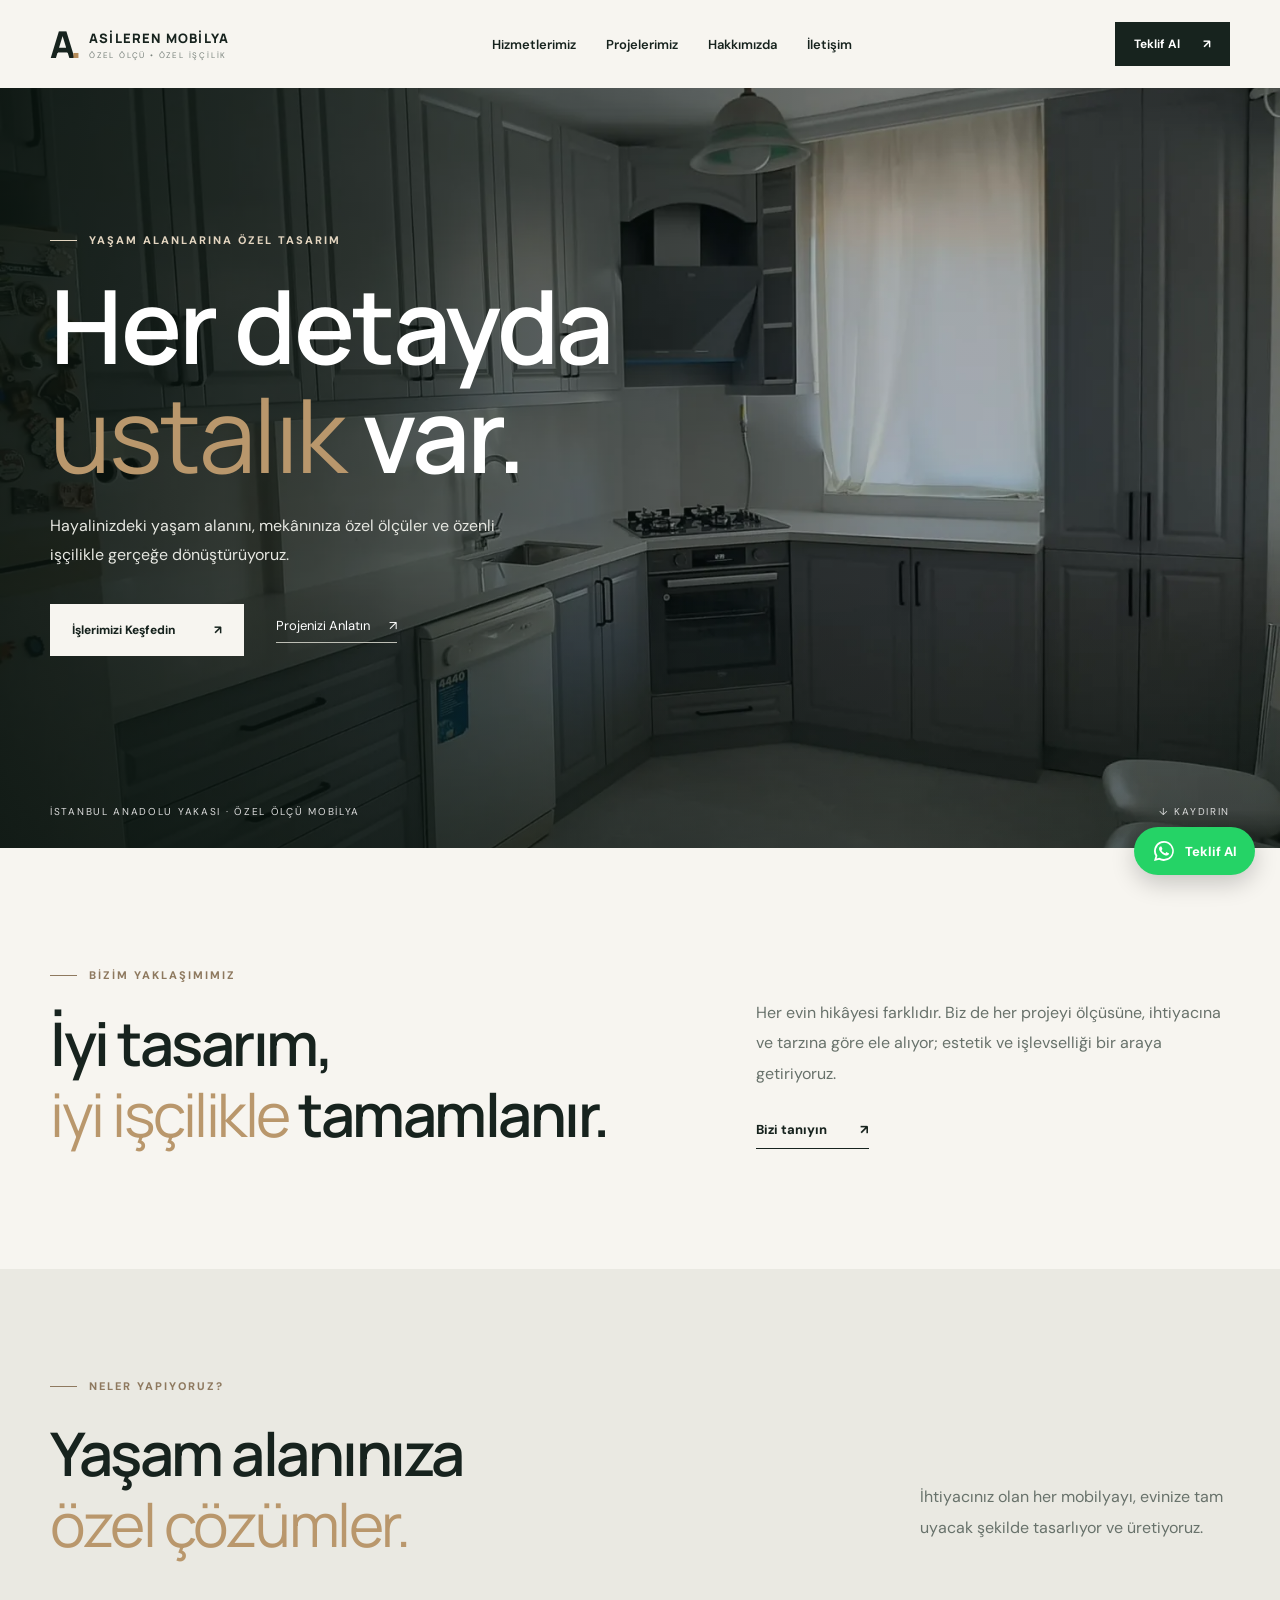
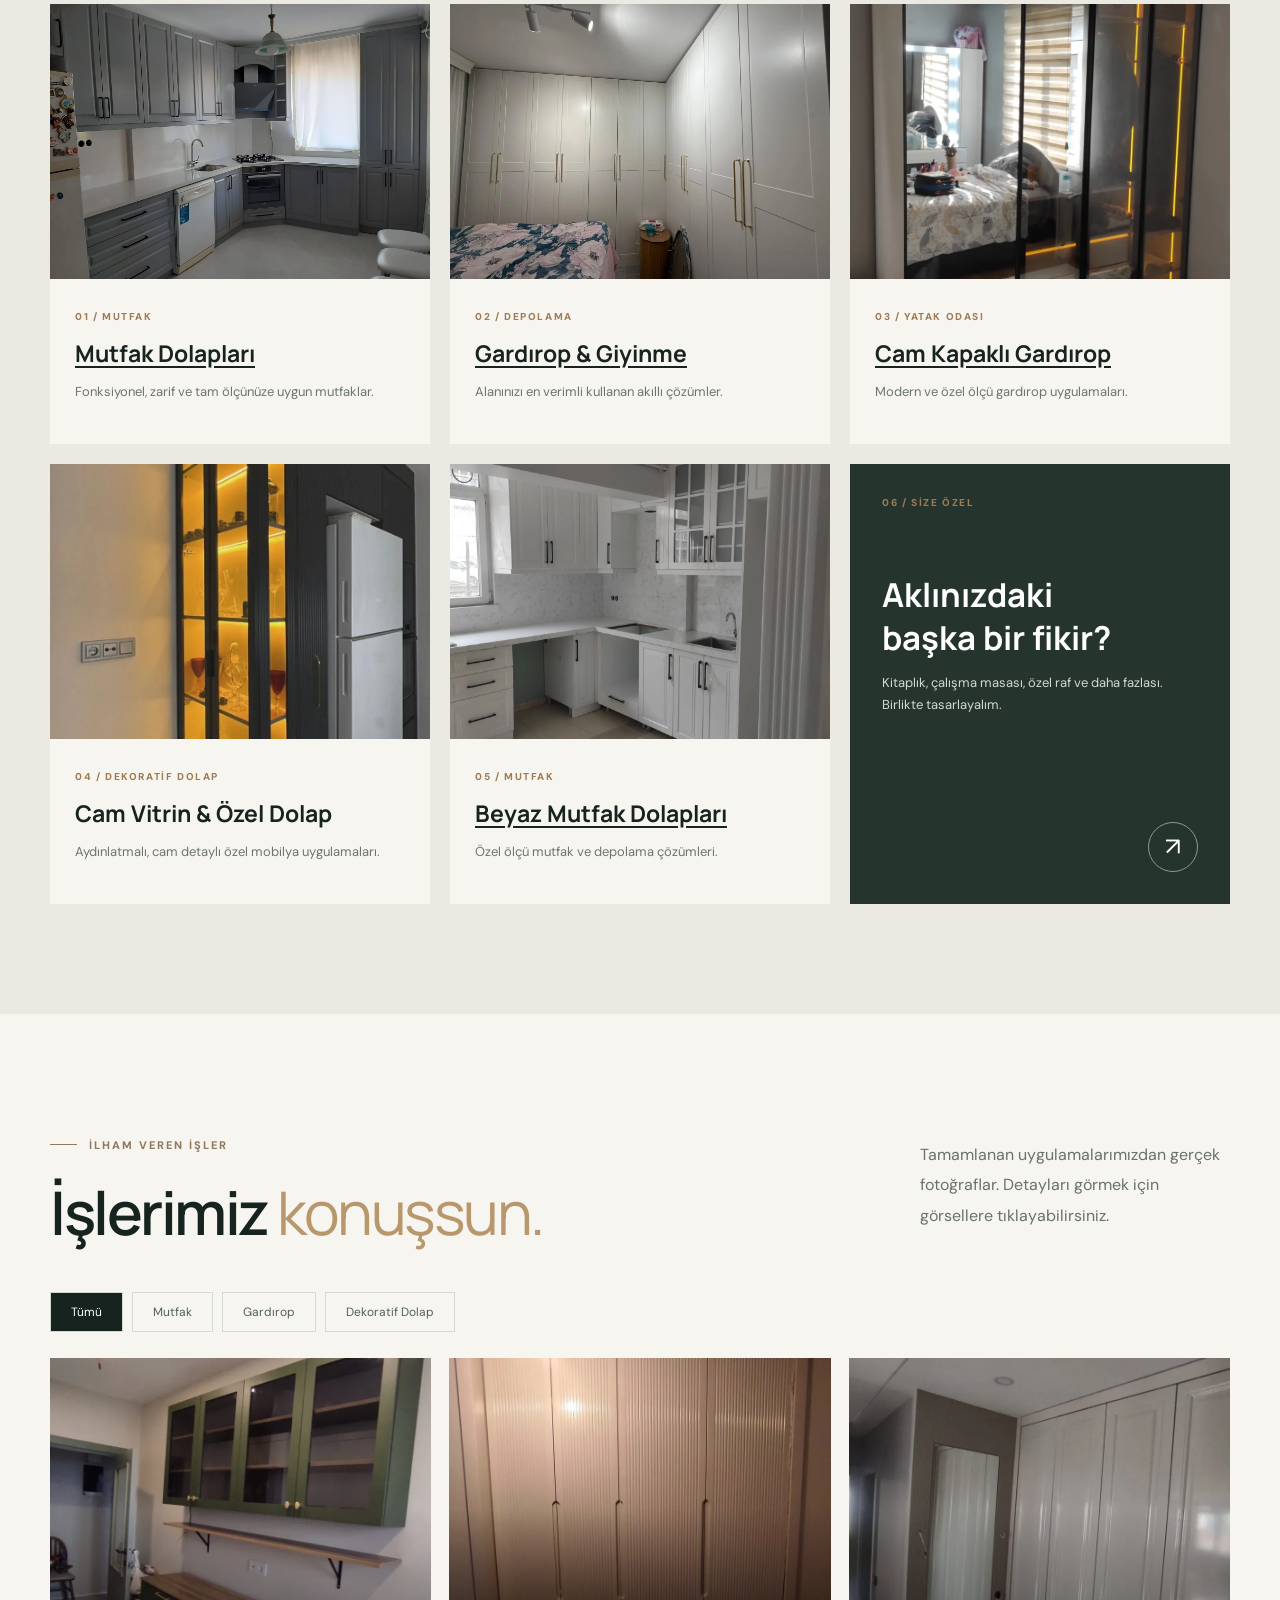
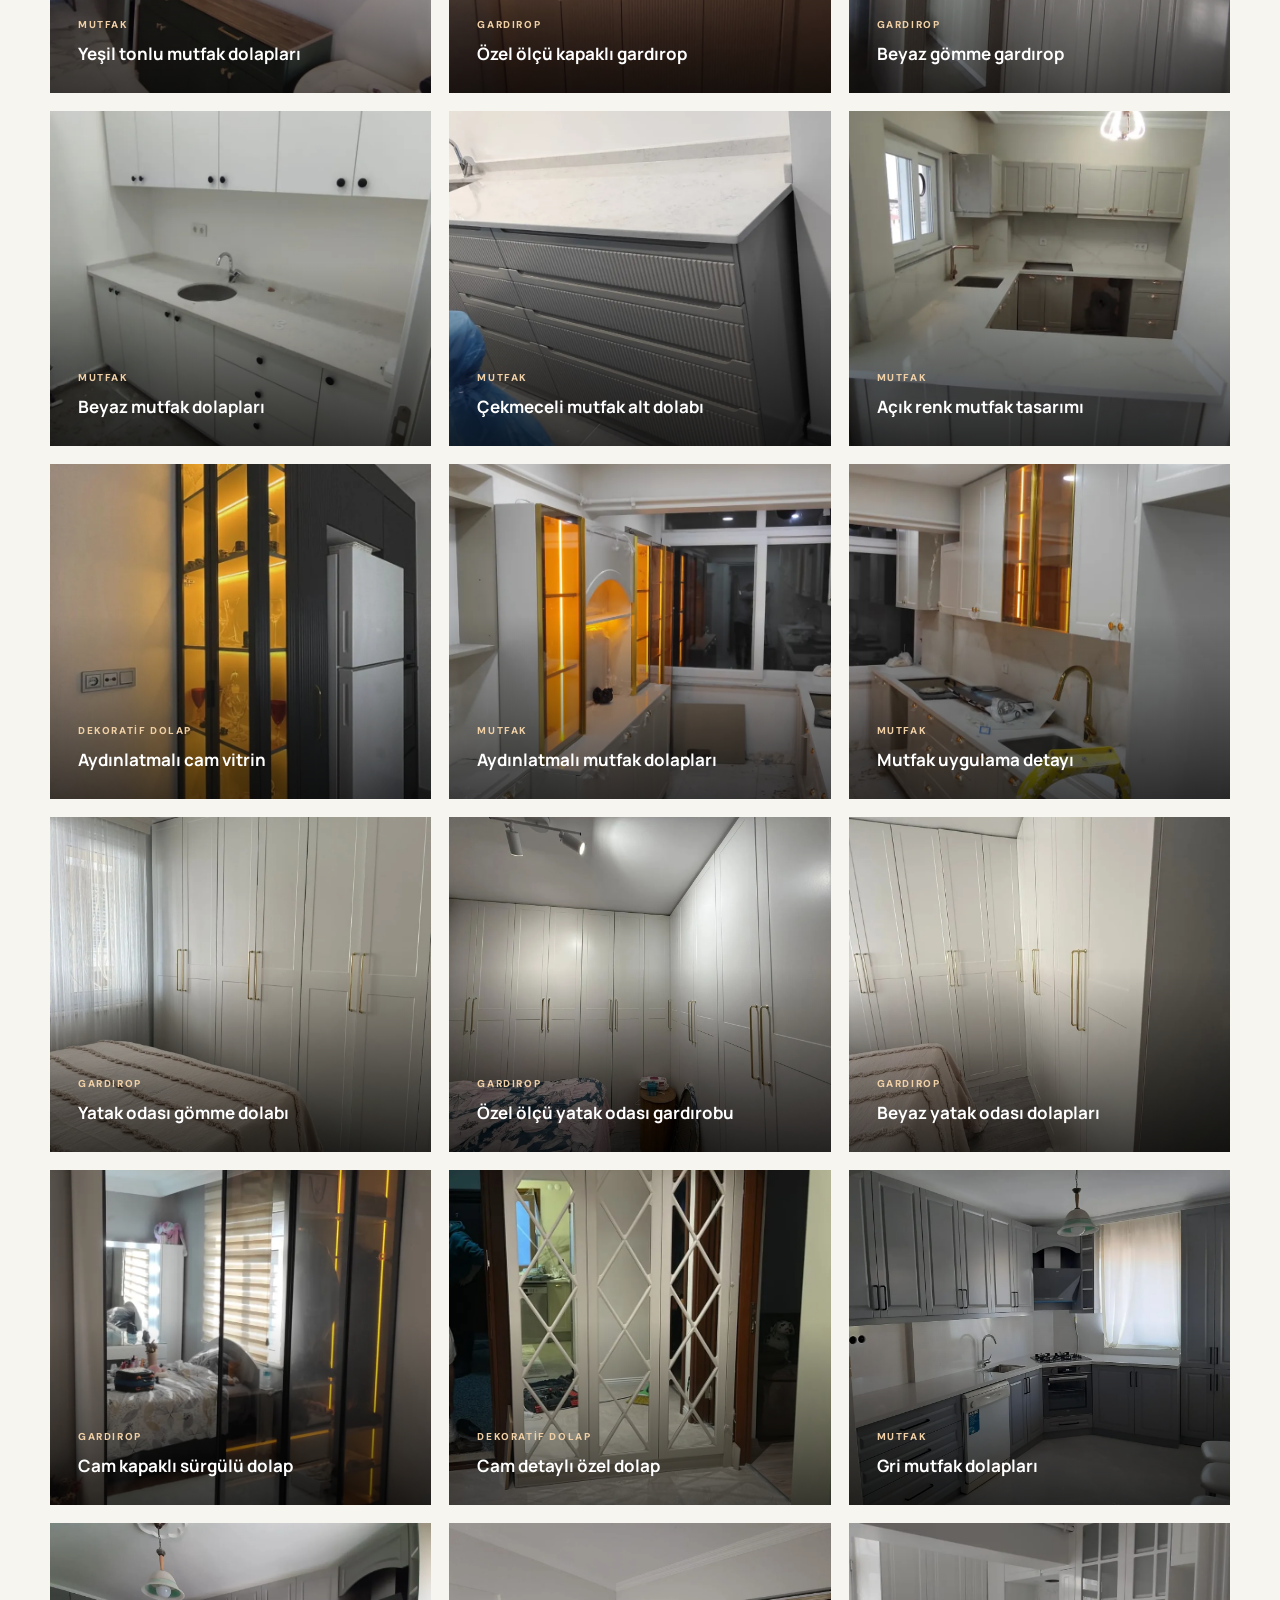
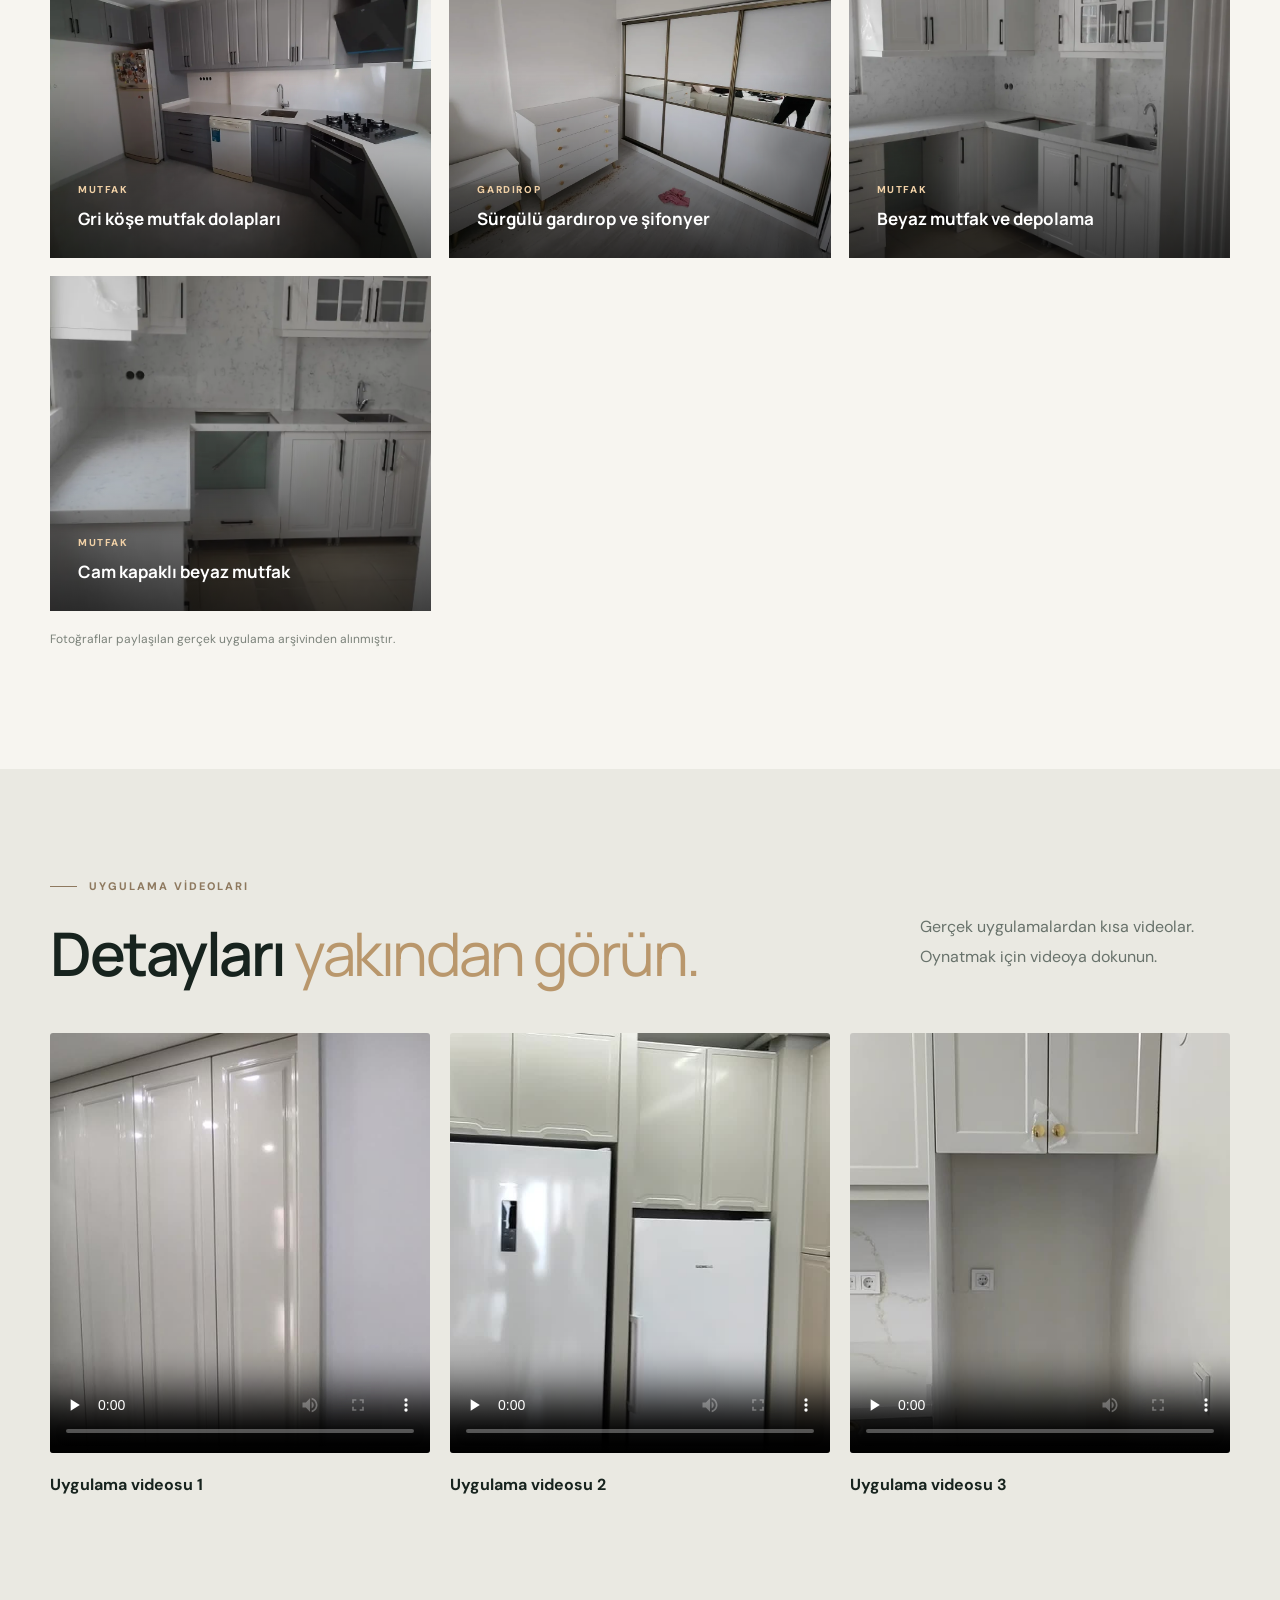
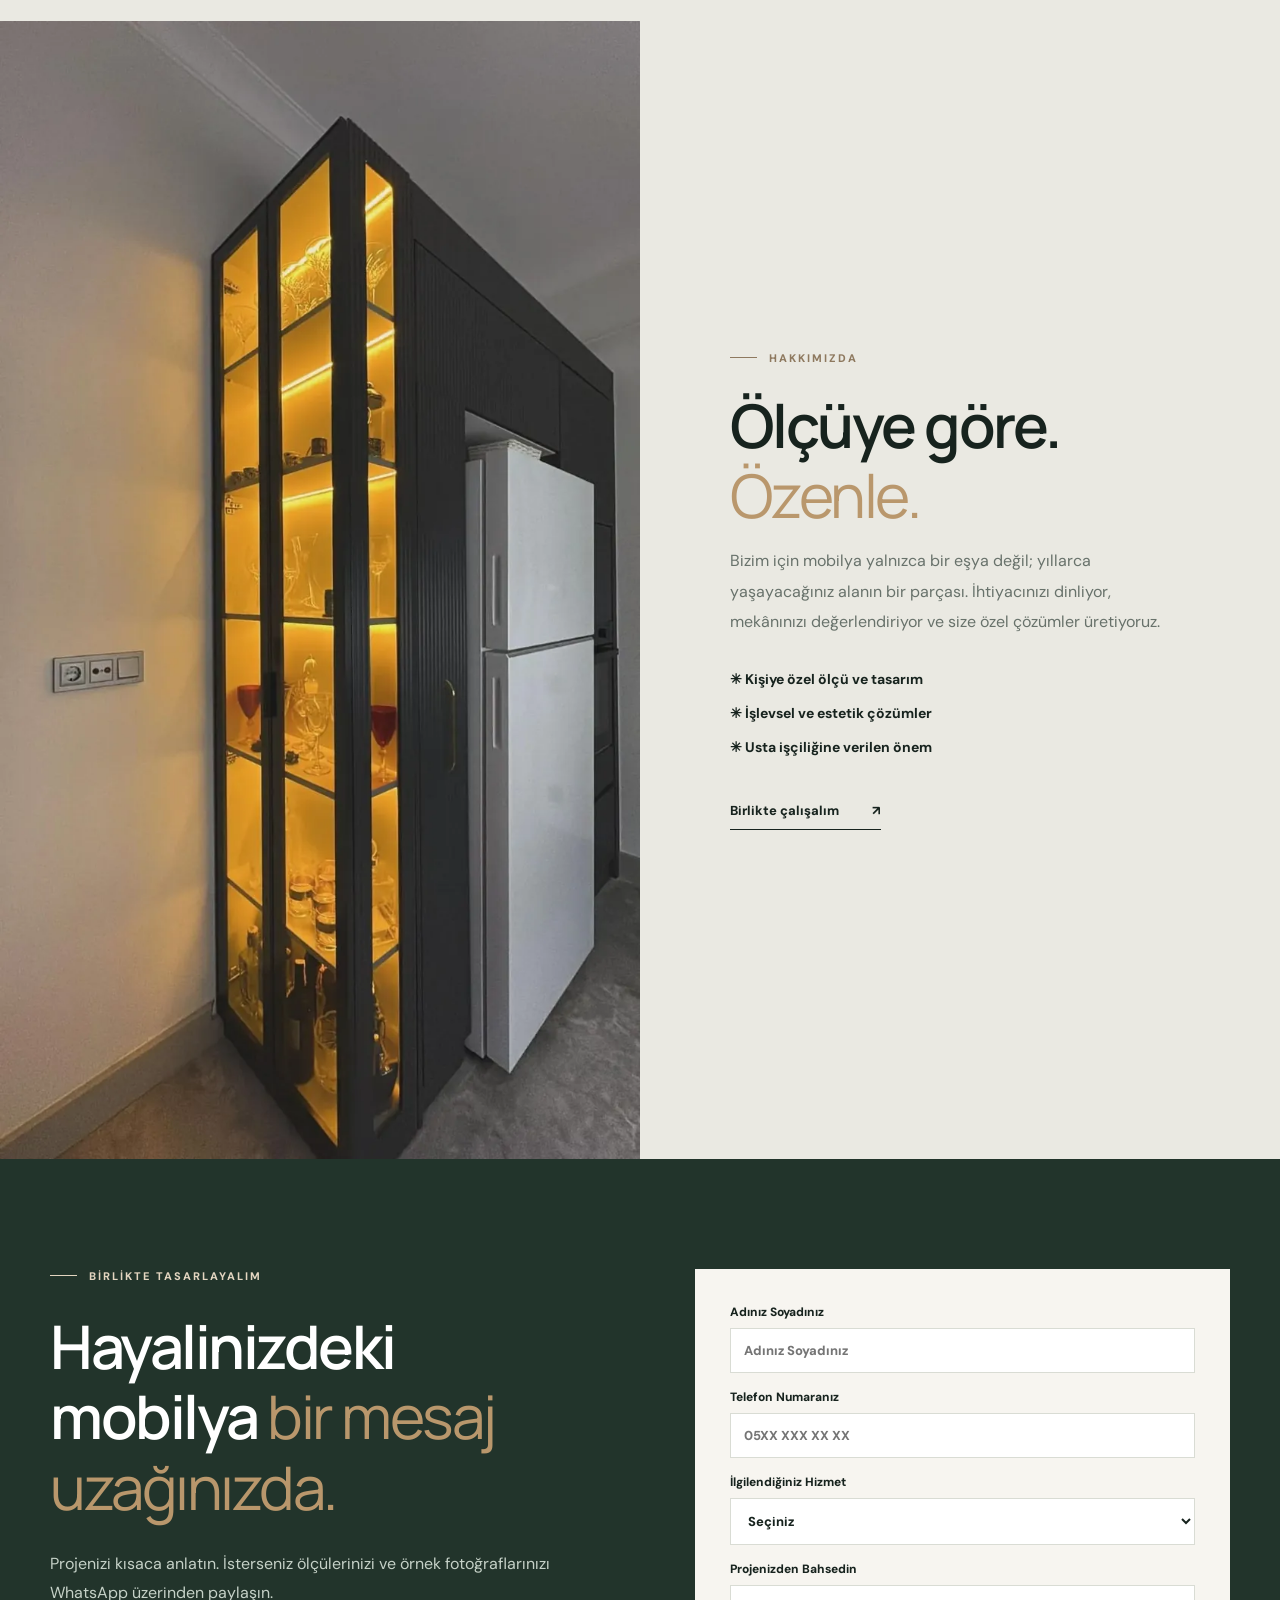
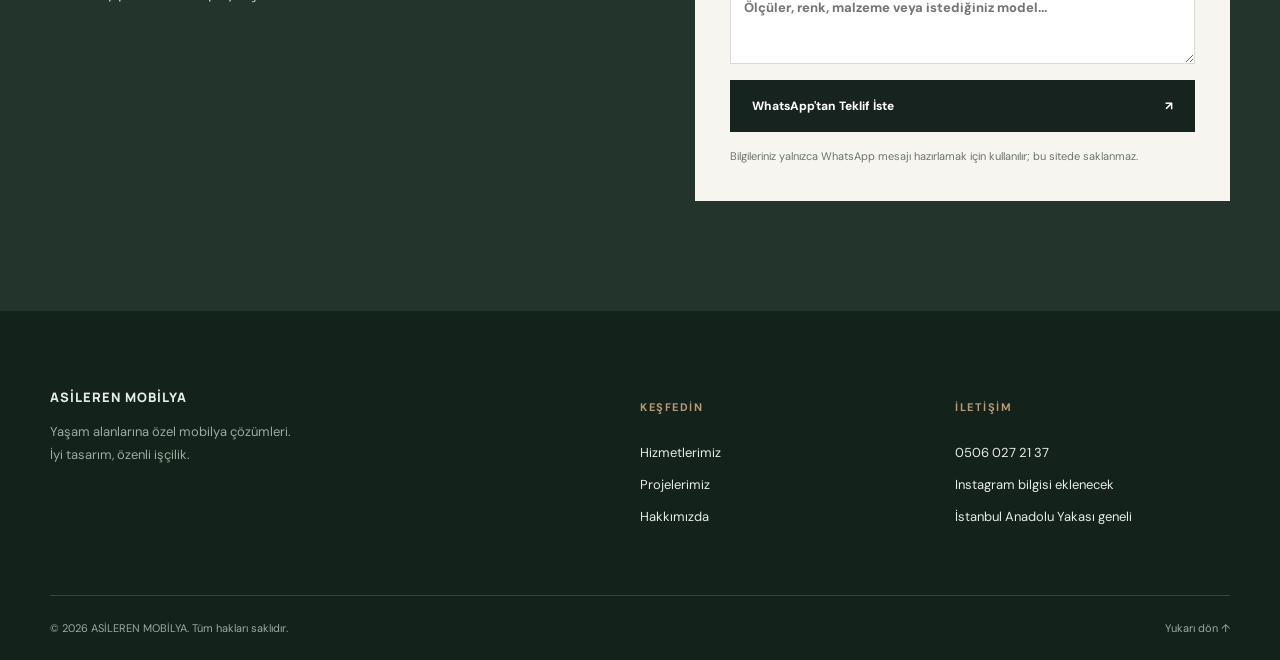
<file: index.html>
<!DOCTYPE html>

<html lang="tr">
<head>
<meta charset="utf-8"/><meta content="width=device-width, initial-scale=1" name="viewport"/>
<title>Asileren Mobilya | Özel Ölçü Mobilya &amp; İç Mekân Çözümleri</title>
<meta content="Özel ölçü mutfak dolabı, gardırop, TV ünitesi, vestiyer ve banyo dolabı. İşlerimizi inceleyin, projeniz için teklif isteyin." name="description"/>
<link href="https://asileren437-blip.github.io/mobilya-atolyesi/" rel="canonical"/>
<meta content="#17231e" name="theme-color"/>
<link href="https://fonts.googleapis.com" rel="preconnect"/><link crossorigin="" href="https://fonts.gstatic.com" rel="preconnect"/>
<link href="https://fonts.googleapis.com/css2?family=DM+Sans:wght@400;500;600;700&amp;family=Manrope:wght@400;500;600;700;800&amp;display=swap" rel="stylesheet"/>
<link href="style.css" rel="stylesheet"/>
</head>
<body>
<header class="header" id="top"><div class="wrap nav">
<a class="brand" href="#top"><span class="brand-mark">A<span class="brand-dot">.</span></span><span class="brand-words"><b data-brand="">ASİLEREN MOBİLYA</b><small>ÖZEL ÖLÇÜ • ÖZEL İŞÇİLİK</small></span></a>
<nav class="desktop-nav"><a href="#hizmetler">Hizmetlerimiz</a><a href="#projeler">Projelerimiz</a><a href="#hakkimizda">Hakkımızda</a><a href="#iletisim">İletişim</a></nav>
<a class="nav-cta" href="#teklif">Teklif Al <span>↗</span></a>
<button aria-expanded="false" aria-label="Menüyü aç" class="menu-toggle">☰</button>
</div><nav class="mobile-nav" id="mobileNav"><a href="#hizmetler">Hizmetlerimiz</a><a href="#projeler">Projelerimiz</a><a href="#hakkimizda">Hakkımızda</a><a href="#iletisim">İletişim</a></nav></header>
<main>
<section class="hero"><div class="hero-bg"></div><div class="hero-shade"></div><div class="wrap hero-inner"><div class="eyebrow light"><span class="line"></span> YAŞAM ALANLARINA ÖZEL TASARIM</div><h1>Her detayda<br/><em>ustalık</em> var.</h1><p>Hayalinizdeki yaşam alanını, mekânınıza özel ölçüler ve özenli işçilikle gerçeğe dönüştürüyoruz.</p><div class="hero-actions"><a class="btn btn-light" href="#projeler">İşlerimizi Keşfedin <span>↗</span></a><a class="text-link" href="#teklif">Projenizi Anlatın <span>↗</span></a></div></div><div class="hero-bottom wrap"><span>İSTANBUL ANADOLU YAKASI · ÖZEL ÖLÇÜ MOBİLYA</span><span>↓ KAYDIRIN</span></div></section>
<section class="intro wrap"><div class="eyebrow"><span class="line"></span> BİZİM YAKLAŞIMIMIZ</div><div class="intro-grid"><h2>İyi tasarım,<br/><em>iyi işçilikle</em> tamamlanır.</h2><div><p>Her evin hikâyesi farklıdır. Biz de her projeyi ölçüsüne, ihtiyacına ve tarzına göre ele alıyor; estetik ve işlevselliği bir araya getiriyoruz.</p><a class="under-link" href="#hakkimizda">Bizi tanıyın <span>↗</span></a></div></div></section>
<section class="services section-pad" id="hizmetler"><div class="wrap"><div class="section-heading"><div><div class="eyebrow"><span class="line"></span> NELER YAPIYORUZ?</div><h2>Yaşam alanınıza<br/><em>özel çözümler.</em></h2></div><p>İhtiyacınız olan her mobilyayı, evinize tam uyacak şekilde tasarlıyor ve üretiyoruz.</p></div>
<div class="service-grid">
<article class="service-card"><img alt="Modern mutfak dolapları" decoding="async" loading="lazy" src="assets/proje-15.webp"/><div><span>01 / MUTFAK</span><h3><a href="mutfak-dolabi.html" style="color:inherit;text-decoration:underline;text-underline-offset:4px">Mutfak Dolapları</a></h3><p>Fonksiyonel, zarif ve tam ölçünüze uygun mutfaklar.</p></div></article>
<article class="service-card"><img alt="Gardırop ve giyinme alanı" decoding="async" loading="lazy" src="assets/proje-11.webp"/><div><span>02 / DEPOLAMA</span><h3><a href="gardırop.html" style="color:inherit;text-decoration:underline;text-underline-offset:4px">Gardırop &amp; Giyinme</a></h3><p>Alanınızı en verimli kullanan akıllı çözümler.</p></div></article>
<article class="service-card"><img alt="Cam kapaklı gardırop" decoding="async" loading="lazy" src="assets/proje-13.webp"/><div><span>03 / YATAK ODASI</span><h3><a href="gardırop.html" style="color:inherit;text-decoration:underline;text-underline-offset:4px">Cam Kapaklı Gardırop</a></h3><p>Modern ve özel ölçü gardırop uygulamaları.</p></div></article>
<article class="service-card"><img alt="Aydınlatmalı cam vitrin ve özel dolap" decoding="async" loading="lazy" src="assets/proje-07.webp"/><div><span>04 / DEKORATİF DOLAP</span><h3>Cam Vitrin &amp; Özel Dolap</h3><p>Aydınlatmalı, cam detaylı özel mobilya uygulamaları.</p></div></article>
<article class="service-card"><img alt="Beyaz mutfak dolapları" decoding="async" loading="lazy" src="assets/proje-18.webp"/><div><span>05 / MUTFAK</span><h3><a href="mutfak-dolabi.html" style="color:inherit;text-decoration:underline;text-underline-offset:4px">Beyaz Mutfak Dolapları</a></h3><p>Özel ölçü mutfak ve depolama çözümleri.</p></div></article>
<article class="service-card service-plain"><div class="plain-content"><span>06 / SİZE ÖZEL</span><h3>Aklınızdaki<br/>başka bir fikir?</h3><p>Kitaplık, çalışma masası, özel raf ve daha fazlası. Birlikte tasarlayalım.</p><a aria-label="Teklif iste" class="circle-arrow" href="#teklif">↗</a></div></article>
</div></div></section>
<section class="portfolio section-pad" id="projeler"><div class="wrap"><div class="section-heading"><div><div class="eyebrow"><span class="line"></span> İLHAM VEREN İŞLER</div><h2>İşlerimiz <em>konuşsun.</em></h2></div><p>Tamamlanan uygulamalarımızdan gerçek fotoğraflar. Detayları görmek için görsellere tıklayabilirsiniz.</p></div>
<div aria-label="Proje filtreleri" class="filters" role="group"><button class="filter active" data-filter="all">Tümü</button><button class="filter" data-filter="mutfak">Mutfak</button><button class="filter" data-filter="gardırop">Gardırop</button><button class="filter" data-filter="dekoratif">Dekoratif Dolap</button></div>
<div class="project-grid"><article class="project" data-cat="mutfak"><img alt="Asileren Mobilya - Yeşil tonlu mutfak dolapları uygulaması" decoding="async" height="1200" loading="lazy" src="assets/proje-01.webp" width="900"/><div class="project-info"><span>MUTFAK</span><h3>Yeşil tonlu mutfak dolapları</h3></div></article><article class="project" data-cat="gardırop"><img alt="Asileren Mobilya - Özel ölçü kapaklı gardırop uygulaması" decoding="async" height="1200" loading="lazy" src="assets/proje-02.webp" width="900"/><div class="project-info"><span>GARDIROP</span><h3>Özel ölçü kapaklı gardırop</h3></div></article><article class="project" data-cat="gardırop"><img alt="Asileren Mobilya - Beyaz gömme gardırop uygulaması" decoding="async" height="1200" loading="lazy" src="assets/proje-03.webp" width="900"/><div class="project-info"><span>GARDIROP</span><h3>Beyaz gömme gardırop</h3></div></article><article class="project" data-cat="mutfak"><img alt="Asileren Mobilya - Beyaz mutfak dolapları uygulaması" decoding="async" height="1200" loading="lazy" src="assets/proje-04.webp" width="900"/><div class="project-info"><span>MUTFAK</span><h3>Beyaz mutfak dolapları</h3></div></article><article class="project" data-cat="mutfak"><img alt="Asileren Mobilya - Çekmeceli mutfak alt dolabı uygulaması" decoding="async" height="1200" loading="lazy" src="assets/proje-05.webp" width="900"/><div class="project-info"><span>MUTFAK</span><h3>Çekmeceli mutfak alt dolabı</h3></div></article><article class="project" data-cat="mutfak"><img alt="Asileren Mobilya - Açık renk mutfak tasarımı uygulaması" decoding="async" height="1200" loading="lazy" src="assets/proje-06.webp" width="900"/><div class="project-info"><span>MUTFAK</span><h3>Açık renk mutfak tasarımı</h3></div></article><article class="project" data-cat="dekoratif"><img alt="Asileren Mobilya - Aydınlatmalı cam vitrin uygulaması" decoding="async" height="1200" loading="lazy" src="assets/proje-07.webp" width="900"/><div class="project-info"><span>DEKORATİF DOLAP</span><h3>Aydınlatmalı cam vitrin</h3></div></article><article class="project" data-cat="mutfak"><img alt="Asileren Mobilya - Aydınlatmalı mutfak dolapları uygulaması" decoding="async" height="1200" loading="lazy" src="assets/proje-08.webp" width="900"/><div class="project-info"><span>MUTFAK</span><h3>Aydınlatmalı mutfak dolapları</h3></div></article><article class="project" data-cat="mutfak"><img alt="Asileren Mobilya - Mutfak uygulama detayı uygulaması" decoding="async" height="1200" loading="lazy" src="assets/proje-09.webp" width="900"/><div class="project-info"><span>MUTFAK</span><h3>Mutfak uygulama detayı</h3></div></article><article class="project" data-cat="gardırop"><img alt="Asileren Mobilya - Yatak odası gömme dolabı uygulaması" decoding="async" height="1200" loading="lazy" src="assets/proje-10.webp" width="900"/><div class="project-info"><span>GARDIROP</span><h3>Yatak odası gömme dolabı</h3></div></article><article class="project" data-cat="gardırop"><img alt="Asileren Mobilya - Özel ölçü yatak odası gardırobu uygulaması" decoding="async" height="1200" loading="lazy" src="assets/proje-11.webp" width="900"/><div class="project-info"><span>GARDIROP</span><h3>Özel ölçü yatak odası gardırobu</h3></div></article><article class="project" data-cat="gardırop"><img alt="Asileren Mobilya - Beyaz yatak odası dolapları uygulaması" decoding="async" height="1200" loading="lazy" src="assets/proje-12.webp" width="900"/><div class="project-info"><span>GARDIROP</span><h3>Beyaz yatak odası dolapları</h3></div></article><article class="project" data-cat="gardırop"><img alt="Asileren Mobilya - Cam kapaklı sürgülü dolap uygulaması" decoding="async" height="1200" loading="lazy" src="assets/proje-13.webp" width="900"/><div class="project-info"><span>GARDIROP</span><h3>Cam kapaklı sürgülü dolap</h3></div></article><article class="project" data-cat="dekoratif"><img alt="Asileren Mobilya - Cam detaylı özel dolap uygulaması" decoding="async" height="1200" loading="lazy" src="assets/proje-14.webp" width="900"/><div class="project-info"><span>DEKORATİF DOLAP</span><h3>Cam detaylı özel dolap</h3></div></article><article class="project" data-cat="mutfak"><img alt="Asileren Mobilya - Gri mutfak dolapları uygulaması" decoding="async" height="1200" loading="lazy" src="assets/proje-15.webp" width="900"/><div class="project-info"><span>MUTFAK</span><h3>Gri mutfak dolapları</h3></div></article><article class="project" data-cat="mutfak"><img alt="Asileren Mobilya - Gri köşe mutfak dolapları uygulaması" decoding="async" height="1200" loading="lazy" src="assets/proje-16.webp" width="900"/><div class="project-info"><span>MUTFAK</span><h3>Gri köşe mutfak dolapları</h3></div></article><article class="project" data-cat="gardırop"><img alt="Asileren Mobilya - Sürgülü gardırop ve şifonyer uygulaması" decoding="async" height="1200" loading="lazy" src="assets/proje-17.webp" width="900"/><div class="project-info"><span>GARDIROP</span><h3>Sürgülü gardırop ve şifonyer</h3></div></article><article class="project" data-cat="mutfak"><img alt="Asileren Mobilya - Beyaz mutfak ve depolama uygulaması" decoding="async" height="1200" loading="lazy" src="assets/proje-18.webp" width="900"/><div class="project-info"><span>MUTFAK</span><h3>Beyaz mutfak ve depolama</h3></div></article><article class="project" data-cat="mutfak"><img alt="Asileren Mobilya - Cam kapaklı beyaz mutfak uygulaması" decoding="async" height="1200" loading="lazy" src="assets/proje-19.webp" width="900"/><div class="project-info"><span>MUTFAK</span><h3>Cam kapaklı beyaz mutfak</h3></div></article></div><p class="portfolio-note">Fotoğraflar paylaşılan gerçek uygulama arşivinden alınmıştır.</p></div></section>
<section class="video-section section-pad" id="videolar"><div class="wrap"><div class="section-heading"><div><div class="eyebrow"><span class="line"></span> UYGULAMA VİDEOLARI</div><h2>Detayları <em>yakından görün.</em></h2></div><p>Gerçek uygulamalardan kısa videolar. Oynatmak için videoya dokunun.</p></div><div class="video-grid"><article><video controls="" playsinline="" poster="assets/video-kapak-1.jpg" preload="none"><source src="assets/uygulama-video-1.mp4" type="video/mp4"/>Tarayıcınız video oynatmayı desteklemiyor.</video><h3>Uygulama videosu 1</h3></article><article><video controls="" playsinline="" poster="assets/video-kapak-2.jpg" preload="none"><source src="assets/uygulama-video-2.mp4" type="video/mp4"/>Tarayıcınız video oynatmayı desteklemiyor.</video><h3>Uygulama videosu 2</h3></article><article><video controls="" playsinline="" poster="assets/video-kapak-3.jpg" preload="none"><source src="assets/uygulama-video-3.mp4" type="video/mp4"/>Tarayıcınız video oynatmayı desteklemiyor.</video><h3>Uygulama videosu 3</h3></article></div></div></section><section class="about" id="hakkimizda"><div class="about-image"><img alt="Asileren Mobilya uygulaması - aydınlatmalı dolap" loading="lazy" src="assets/proje-07.webp"/></div><div class="about-copy"><div class="eyebrow"><span class="line"></span> HAKKIMIZDA</div><h2>Ölçüye göre.<br/><em>Özenle.</em></h2><p>Bizim için mobilya yalnızca bir eşya değil; yıllarca yaşayacağınız alanın bir parçası. İhtiyacınızı dinliyor, mekânınızı değerlendiriyor ve size özel çözümler üretiyoruz.</p><div class="about-points"><span>✳ Kişiye özel ölçü ve tasarım</span><span>✳ İşlevsel ve estetik çözümler</span><span>✳ Usta işçiliğine verilen önem</span></div><a class="under-link" href="#teklif">Birlikte çalışalım <span>↗</span></a></div></section>
<section class="cta-section" id="teklif"><div class="wrap cta-grid"><div><div class="eyebrow light"><span class="line"></span> BİRLİKTE TASARLAYALIM</div><h2>Hayalinizdeki<br/>mobilya <em>bir mesaj uzağınızda.</em></h2><p>Projenizi kısaca anlatın. İsterseniz ölçülerinizi ve örnek fotoğraflarınızı WhatsApp üzerinden paylaşın.</p></div><form class="quote-form" id="quoteForm"><label>Adınız Soyadınız<input name="name" placeholder="Adınız Soyadınız" required=""/></label><label>Telefon Numaranız<input name="phone" placeholder="05XX XXX XX XX" required="" type="tel"/></label><label>İlgilendiğiniz Hizmet<select name="service" required=""><option value="">Seçiniz</option><option>Mutfak Dolabı</option><option>Gardırop</option><option>TV Ünitesi</option><option>Vestiyer</option><option>Banyo Dolabı</option><option>Diğer Özel Mobilya</option></select></label><label>Projenizden Bahsedin<textarea name="details" placeholder="Ölçüler, renk, malzeme veya istediğiniz model..." rows="3"></textarea></label><button class="btn btn-dark" type="submit">WhatsApp'tan Teklif İste <span>↗</span></button><small id="formNotice">Bilgileriniz yalnızca WhatsApp mesajı hazırlamak için kullanılır; bu sitede saklanmaz.</small></form></div></section>
</main>
<footer id="iletisim"><div class="wrap footer-grid"><div><a class="footer-brand" data-brand="" href="#top">ASİLEREN MOBİLYA</a><p>Yaşam alanlarına özel mobilya çözümleri.<br/>İyi tasarım, özenli işçilik.</p></div><div><h4>KEŞFEDİN</h4><a href="#hizmetler">Hizmetlerimiz</a><a href="#projeler">Projelerimiz</a><a href="#hakkimizda">Hakkımızda</a></div><div><h4>İLETİŞİM</h4><a href="#teklif" id="footerPhone">Telefon bilgisi eklenecek</a><a href="#teklif" id="footerInstagram">Instagram bilgisi eklenecek</a><span id="footerLocation">Hizmet bölgesi eklenecek</span></div></div><div class="wrap footer-bottom"><span>© <span id="year"></span> <span data-brand="">ASİLEREN MOBİLYA</span>. Tüm hakları saklıdır.</span><a href="#top">Yukarı dön ↑</a></div></footer>
<a aria-label="WhatsApp'tan teklif iste" class="floating-wa" href="#teklif"><svg aria-hidden="true" viewbox="0 0 24 24"><path d="M12.04 2A9.93 9.93 0 0 0 3.5 17.1L2 22l5.04-1.32A9.96 9.96 0 1 0 12.04 2Zm0 18.12a8.15 8.15 0 0 1-4.16-1.14l-.3-.18-2.99.78.8-2.92-.2-.3a8.2 8.2 0 1 1 6.85 3.76Zm4.5-6.13c-.25-.12-1.47-.73-1.7-.81-.22-.08-.39-.12-.55.12-.16.25-.63.81-.77.98-.14.16-.28.18-.53.06-.25-.13-1.04-.39-1.98-1.23-.73-.65-1.23-1.46-1.37-1.7-.14-.25-.02-.38.1-.5.11-.11.25-.29.37-.43.12-.14.16-.24.24-.4.08-.16.04-.31-.02-.43-.06-.13-.55-1.33-.76-1.82-.2-.48-.4-.41-.55-.42h-.47c-.16 0-.43.06-.65.31-.22.25-.85.83-.85 2.03s.87 2.36.99 2.52c.12.16 1.71 2.61 4.14 3.66.58.25 1.03.4 1.38.51.58.18 1.11.15 1.53.09.47-.07 1.47-.6 1.68-1.18.21-.58.21-1.08.15-1.18-.06-.1-.22-.16-.47-.29Z" fill="currentColor"></path></svg><span>Teklif Al</span></a>
<script src="config.js"></script><script src="script.js"></script>
<dialog class="photo-modal" id="photoModal"><button aria-label="Kapat" id="closePhoto" type="button">×</button><img alt="Büyütülmüş proje fotoğrafı" id="bigPhoto"/></dialog><script>const modal=document.getElementById('photoModal'),big=document.getElementById('bigPhoto');document.querySelectorAll('.project img').forEach(im=>{im.addEventListener('click',()=>{big.src=im.src;big.alt=im.alt;modal.showModal()})});document.getElementById('closePhoto').addEventListener('click',()=>modal.close());modal.addEventListener('click',e=>{if(e.target===modal)modal.close()});</script></body></html>
</file>
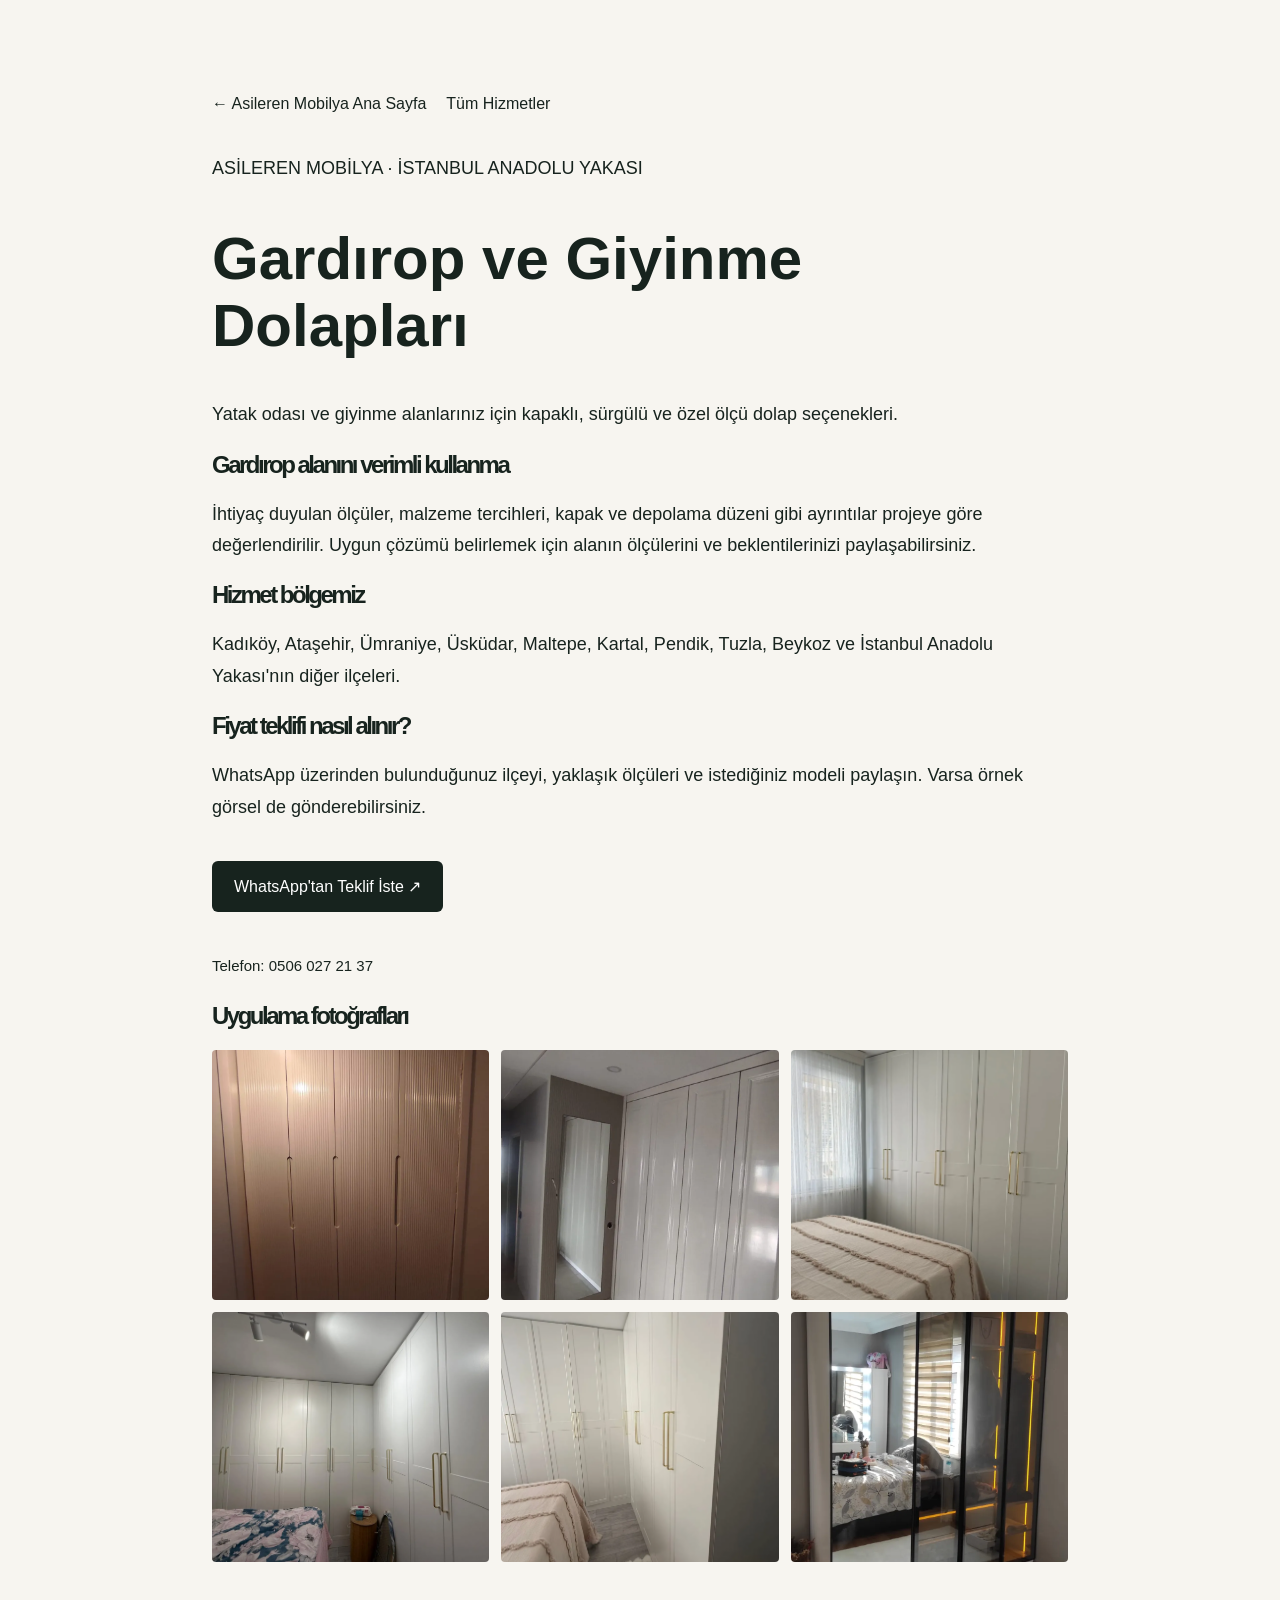
<file: gardırop.html>
<!DOCTYPE html>
<html lang="tr"><head><meta charset="utf-8"/><meta content="width=device-width,initial-scale=1" name="viewport"/><title>Özel Ölçü Gardırop ve Giyinme Dolabı | İstanbul Anadolu Yakası | Asileren Mobilya</title><meta content="Yatak odası ve giyinme alanlarınız için kapaklı, sürgülü ve özel ölçü dolap seçenekleri. İstanbul Anadolu Yakası genelinde bilgi ve fiyat teklifi için Asileren Mobilya ile iletişime geçin." name="description"/><link href="https://asileren437-blip.github.io/mobilya-atolyesi/gardırop.html" rel="canonical"/><link href="style.css" rel="stylesheet"/><style>.detail{max-width:900px;margin:95px auto 80px;padding:0 22px}.detail h1{font-size:clamp(34px,5vw,60px);line-height:1.12}.detail p{font-size:18px;line-height:1.75}.detail a.action{display:inline-block;background:#17231e;color:white;padding:16px 22px;border-radius:6px;text-decoration:none;margin:20px 0}.detail ul{line-height:2}.detail header{margin-bottom:40px}.detail nav a{color:#17231e;margin-right:20px}</style><style>.detail-photo-grid{display:grid;grid-template-columns:repeat(3,1fr);gap:12px}.detail-photo-grid img{width:100%;height:250px;object-fit:cover;border-radius:4px}@media(max-width:650px){.detail-photo-grid{grid-template-columns:repeat(2,1fr)}.detail-photo-grid img{height:190px}}</style></head><body><main class="detail"><header><nav><a href="index.html">← Asileren Mobilya Ana Sayfa</a><a href="index.html#hizmetler">Tüm Hizmetler</a></nav></header><p>ASİLEREN MOBİLYA · İSTANBUL ANADOLU YAKASI</p><h1>Gardırop ve Giyinme Dolapları</h1><p>Yatak odası ve giyinme alanlarınız için kapaklı, sürgülü ve özel ölçü dolap seçenekleri.</p><h2>Gardırop alanını verimli kullanma</h2><p>İhtiyaç duyulan ölçüler, malzeme tercihleri, kapak ve depolama düzeni gibi ayrıntılar projeye göre değerlendirilir. Uygun çözümü belirlemek için alanın ölçülerini ve beklentilerinizi paylaşabilirsiniz.</p><h2>Hizmet bölgemiz</h2><p>Kadıköy, Ataşehir, Ümraniye, Üsküdar, Maltepe, Kartal, Pendik, Tuzla, Beykoz ve İstanbul Anadolu Yakası'nın diğer ilçeleri.</p><h2>Fiyat teklifi nasıl alınır?</h2><p>WhatsApp üzerinden bulunduğunuz ilçeyi, yaklaşık ölçüleri ve istediğiniz modeli paylaşın. Varsa örnek görsel de gönderebilirsiniz.</p><a class="action" href="https://wa.me/905060272137?text=gardırop%20i%C3%A7in%20fiyat%20teklifi%20almak%20istiyorum" rel="noopener">WhatsApp'tan Teklif İste ↗</a><p><small>Telefon: <a href="tel:+905060272137">0506 027 21 37</a></small></p><section class="detail-photos"><h2>Uygulama fotoğrafları</h2><div class="detail-photo-grid"><img alt="Asileren Mobilya - Özel ölçü kapaklı gardırop" loading="lazy" src="assets/proje-02.webp"/><img alt="Asileren Mobilya - Beyaz gömme gardırop" loading="lazy" src="assets/proje-03.webp"/><img alt="Asileren Mobilya - Yatak odası gömme dolabı" loading="lazy" src="assets/proje-10.webp"/><img alt="Asileren Mobilya - Özel ölçü yatak odası gardırobu" loading="lazy" src="assets/proje-11.webp"/><img alt="Asileren Mobilya - Beyaz yatak odası dolapları" loading="lazy" src="assets/proje-12.webp"/><img alt="Asileren Mobilya - Cam kapaklı sürgülü dolap" loading="lazy" src="assets/proje-13.webp"/></div></section></main></body></html>
</file>
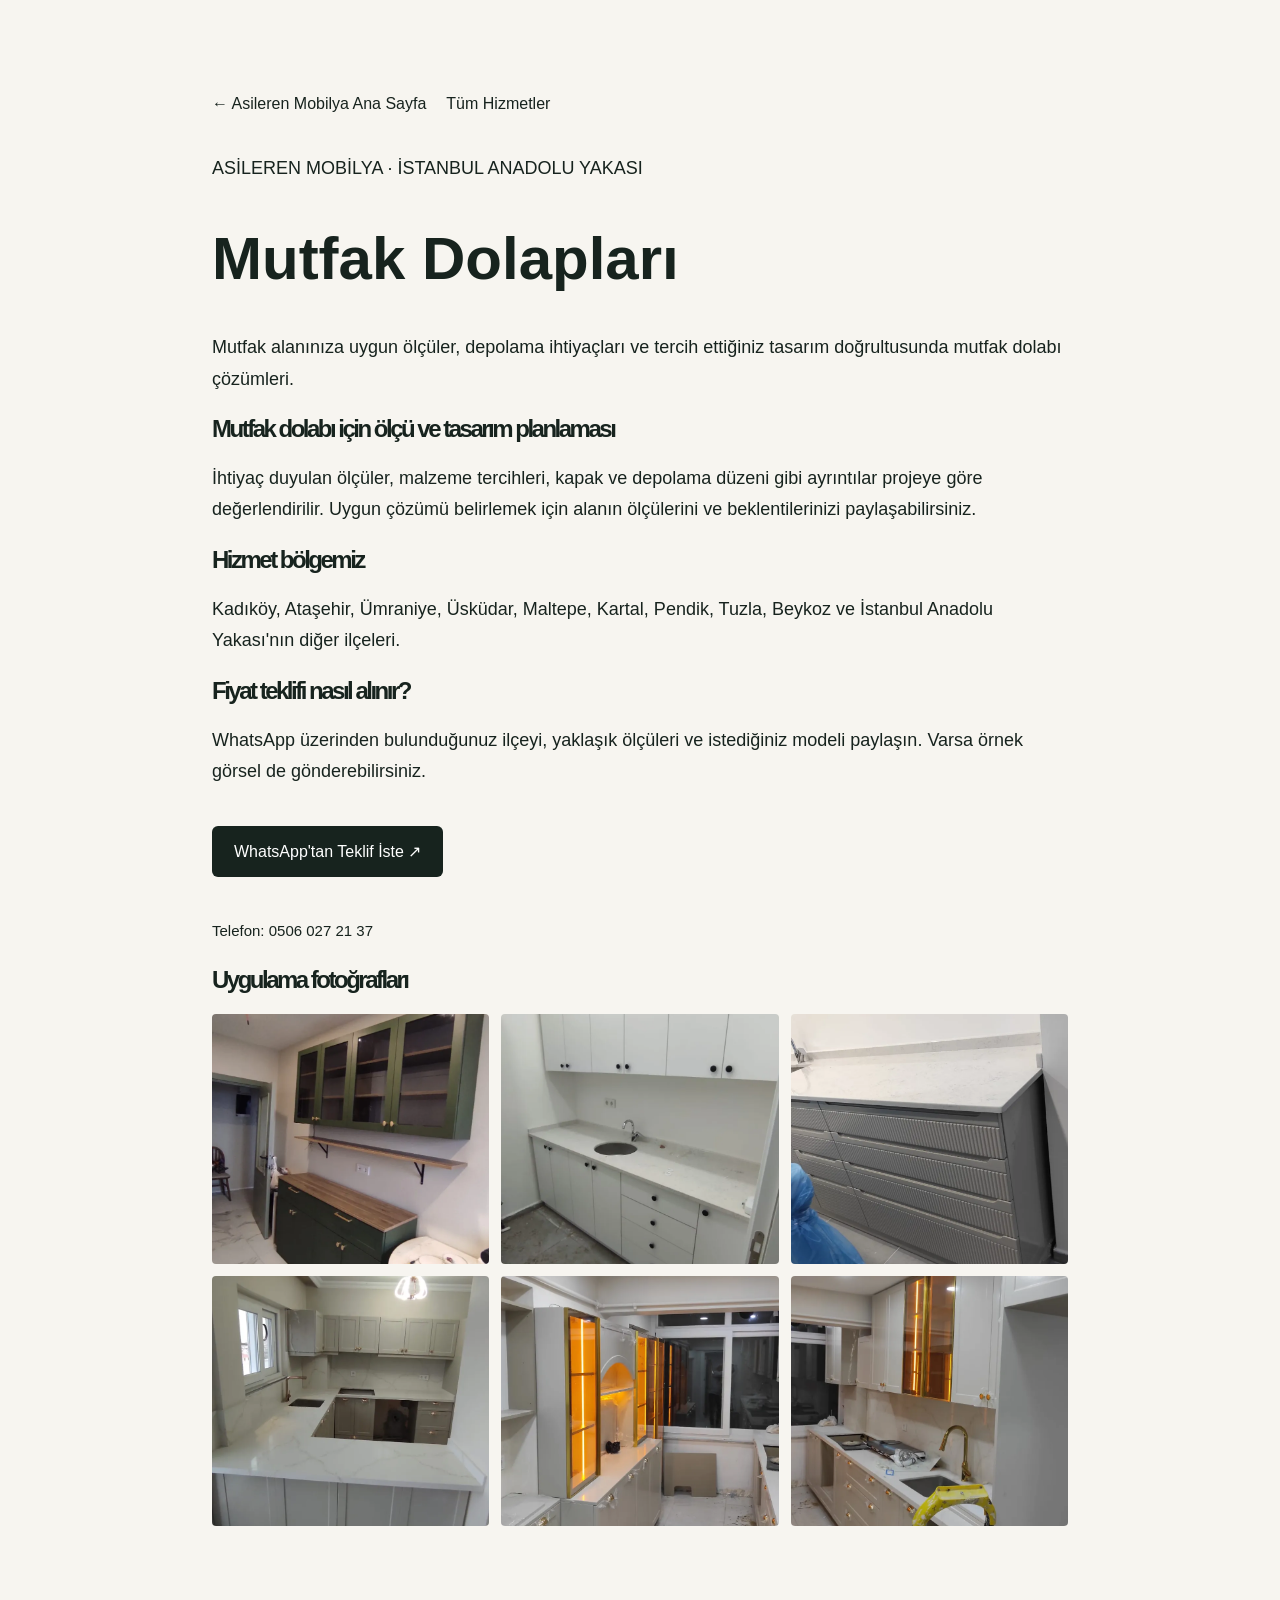
<file: mutfak-dolabi.html>
<!DOCTYPE html>
<html lang="tr"><head><meta charset="utf-8"/><meta content="width=device-width,initial-scale=1" name="viewport"/><title>Özel Ölçü Mutfak Dolabı | İstanbul Anadolu Yakası | Asileren Mobilya</title><meta content="Mutfak alanınıza uygun ölçüler, depolama ihtiyaçları ve tercih ettiğiniz tasarım doğrultusunda mutfak dolabı çözümleri. İstanbul Anadolu Yakası genelinde bilgi ve fiyat teklifi için Asileren Mobilya ile iletişime geçin." name="description"/><link href="https://asileren437-blip.github.io/mobilya-atolyesi/mutfak-dolabi.html" rel="canonical"/><link href="style.css" rel="stylesheet"/><style>.detail{max-width:900px;margin:95px auto 80px;padding:0 22px}.detail h1{font-size:clamp(34px,5vw,60px);line-height:1.12}.detail p{font-size:18px;line-height:1.75}.detail a.action{display:inline-block;background:#17231e;color:white;padding:16px 22px;border-radius:6px;text-decoration:none;margin:20px 0}.detail ul{line-height:2}.detail header{margin-bottom:40px}.detail nav a{color:#17231e;margin-right:20px}</style><style>.detail-photo-grid{display:grid;grid-template-columns:repeat(3,1fr);gap:12px}.detail-photo-grid img{width:100%;height:250px;object-fit:cover;border-radius:4px}@media(max-width:650px){.detail-photo-grid{grid-template-columns:repeat(2,1fr)}.detail-photo-grid img{height:190px}}</style></head><body><main class="detail"><header><nav><a href="index.html">← Asileren Mobilya Ana Sayfa</a><a href="index.html#hizmetler">Tüm Hizmetler</a></nav></header><p>ASİLEREN MOBİLYA · İSTANBUL ANADOLU YAKASI</p><h1>Mutfak Dolapları</h1><p>Mutfak alanınıza uygun ölçüler, depolama ihtiyaçları ve tercih ettiğiniz tasarım doğrultusunda mutfak dolabı çözümleri.</p><h2>Mutfak dolabı için ölçü ve tasarım planlaması</h2><p>İhtiyaç duyulan ölçüler, malzeme tercihleri, kapak ve depolama düzeni gibi ayrıntılar projeye göre değerlendirilir. Uygun çözümü belirlemek için alanın ölçülerini ve beklentilerinizi paylaşabilirsiniz.</p><h2>Hizmet bölgemiz</h2><p>Kadıköy, Ataşehir, Ümraniye, Üsküdar, Maltepe, Kartal, Pendik, Tuzla, Beykoz ve İstanbul Anadolu Yakası'nın diğer ilçeleri.</p><h2>Fiyat teklifi nasıl alınır?</h2><p>WhatsApp üzerinden bulunduğunuz ilçeyi, yaklaşık ölçüleri ve istediğiniz modeli paylaşın. Varsa örnek görsel de gönderebilirsiniz.</p><a class="action" href="https://wa.me/905060272137?text=mutfak%20dolabi%20i%C3%A7in%20fiyat%20teklifi%20almak%20istiyorum" rel="noopener">WhatsApp'tan Teklif İste ↗</a><p><small>Telefon: <a href="tel:+905060272137">0506 027 21 37</a></small></p><section class="detail-photos"><h2>Uygulama fotoğrafları</h2><div class="detail-photo-grid"><img alt="Asileren Mobilya - Yeşil tonlu mutfak dolapları" loading="lazy" src="assets/proje-01.webp"/><img alt="Asileren Mobilya - Beyaz mutfak dolapları" loading="lazy" src="assets/proje-04.webp"/><img alt="Asileren Mobilya - Çekmeceli mutfak alt dolabı" loading="lazy" src="assets/proje-05.webp"/><img alt="Asileren Mobilya - Açık renk mutfak tasarımı" loading="lazy" src="assets/proje-06.webp"/><img alt="Asileren Mobilya - Aydınlatmalı mutfak dolapları" loading="lazy" src="assets/proje-08.webp"/><img alt="Asileren Mobilya - Mutfak uygulama detayı" loading="lazy" src="assets/proje-09.webp"/></div></section></main></body></html>
</file>
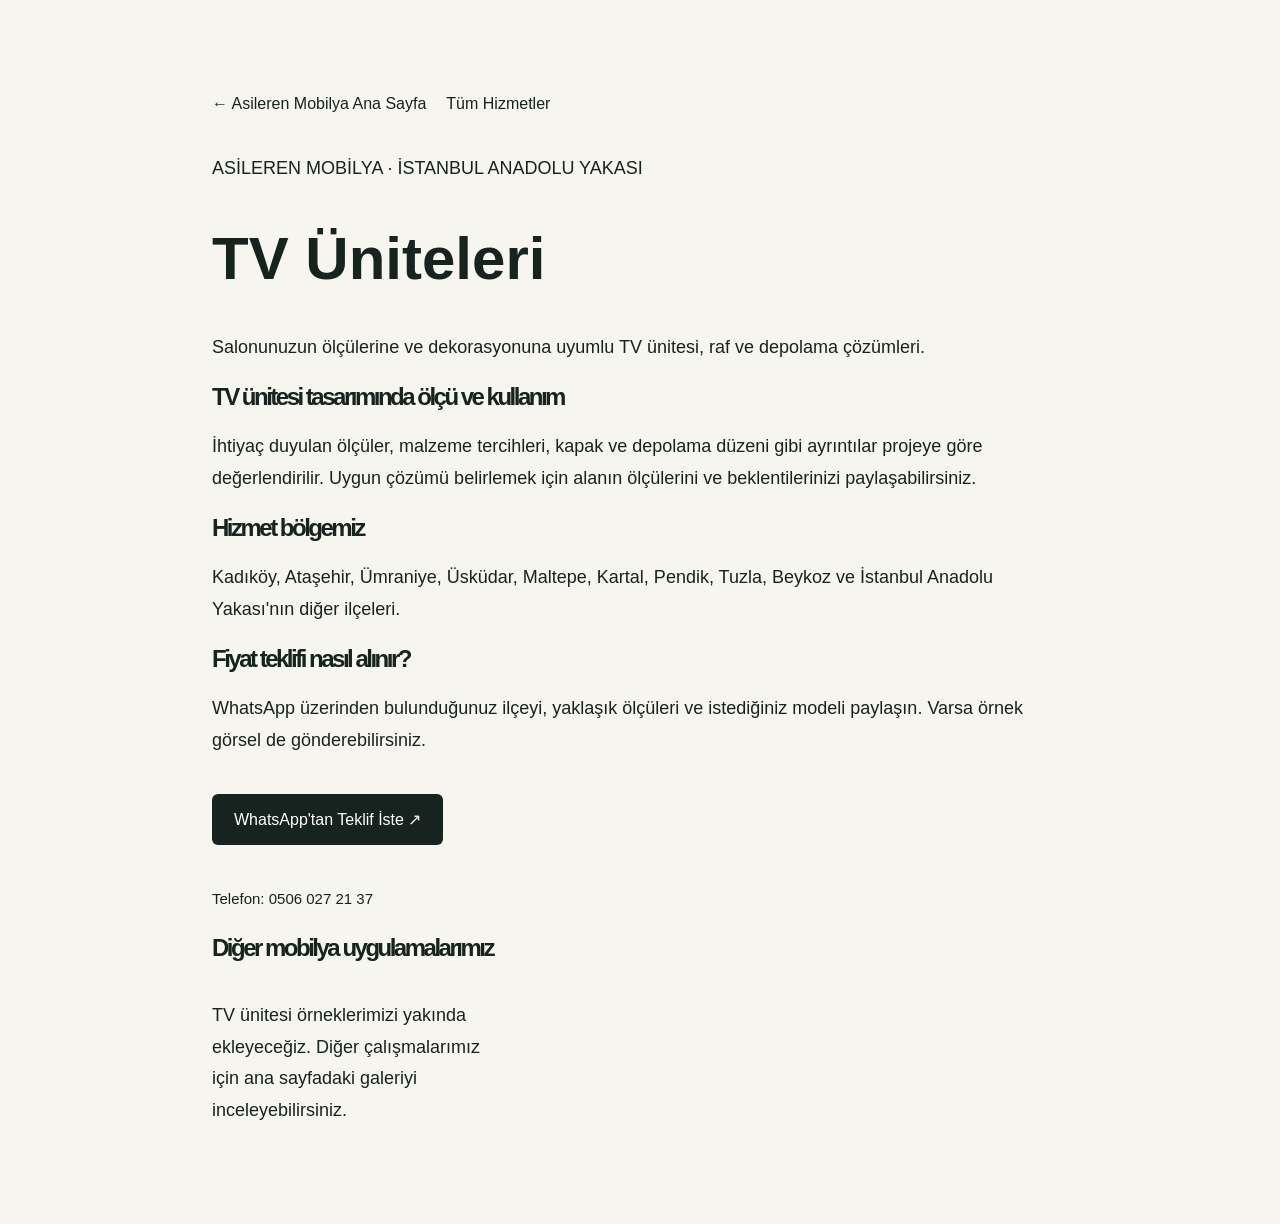
<file: tv-unitesi.html>
<!DOCTYPE html>
<html lang="tr"><head><meta charset="utf-8"/><meta content="width=device-width,initial-scale=1" name="viewport"/><title>Özel Ölçü TV Ünitesi | İstanbul Anadolu Yakası | Asileren Mobilya</title><meta content="Salonunuzun ölçülerine ve dekorasyonuna uyumlu TV ünitesi, raf ve depolama çözümleri. İstanbul Anadolu Yakası genelinde bilgi ve fiyat teklifi için Asileren Mobilya ile iletişime geçin." name="description"/><link href="https://asileren437-blip.github.io/mobilya-atolyesi/tv-unitesi.html" rel="canonical"/><link href="style.css" rel="stylesheet"/><style>.detail{max-width:900px;margin:95px auto 80px;padding:0 22px}.detail h1{font-size:clamp(34px,5vw,60px);line-height:1.12}.detail p{font-size:18px;line-height:1.75}.detail a.action{display:inline-block;background:#17231e;color:white;padding:16px 22px;border-radius:6px;text-decoration:none;margin:20px 0}.detail ul{line-height:2}.detail header{margin-bottom:40px}.detail nav a{color:#17231e;margin-right:20px}</style><style>.detail-photo-grid{display:grid;grid-template-columns:repeat(3,1fr);gap:12px}.detail-photo-grid img{width:100%;height:250px;object-fit:cover;border-radius:4px}@media(max-width:650px){.detail-photo-grid{grid-template-columns:repeat(2,1fr)}.detail-photo-grid img{height:190px}}</style></head><body><main class="detail"><header><nav><a href="index.html">← Asileren Mobilya Ana Sayfa</a><a href="index.html#hizmetler">Tüm Hizmetler</a></nav></header><p>ASİLEREN MOBİLYA · İSTANBUL ANADOLU YAKASI</p><h1>TV Üniteleri</h1><p>Salonunuzun ölçülerine ve dekorasyonuna uyumlu TV ünitesi, raf ve depolama çözümleri.</p><h2>TV ünitesi tasarımında ölçü ve kullanım</h2><p>İhtiyaç duyulan ölçüler, malzeme tercihleri, kapak ve depolama düzeni gibi ayrıntılar projeye göre değerlendirilir. Uygun çözümü belirlemek için alanın ölçülerini ve beklentilerinizi paylaşabilirsiniz.</p><h2>Hizmet bölgemiz</h2><p>Kadıköy, Ataşehir, Ümraniye, Üsküdar, Maltepe, Kartal, Pendik, Tuzla, Beykoz ve İstanbul Anadolu Yakası'nın diğer ilçeleri.</p><h2>Fiyat teklifi nasıl alınır?</h2><p>WhatsApp üzerinden bulunduğunuz ilçeyi, yaklaşık ölçüleri ve istediğiniz modeli paylaşın. Varsa örnek görsel de gönderebilirsiniz.</p><a class="action" href="https://wa.me/905060272137?text=tv%20unitesi%20i%C3%A7in%20fiyat%20teklifi%20almak%20istiyorum" rel="noopener">WhatsApp'tan Teklif İste ↗</a><p><small>Telefon: <a href="tel:+905060272137">0506 027 21 37</a></small></p><section class="detail-photos"><h2>Diğer mobilya uygulamalarımız</h2><div class="detail-photo-grid"><p>TV ünitesi örneklerimizi yakında ekleyeceğiz. Diğer çalışmalarımız için ana sayfadaki galeriyi inceleyebilirsiniz.</p></div></section></main></body></html>
</file>
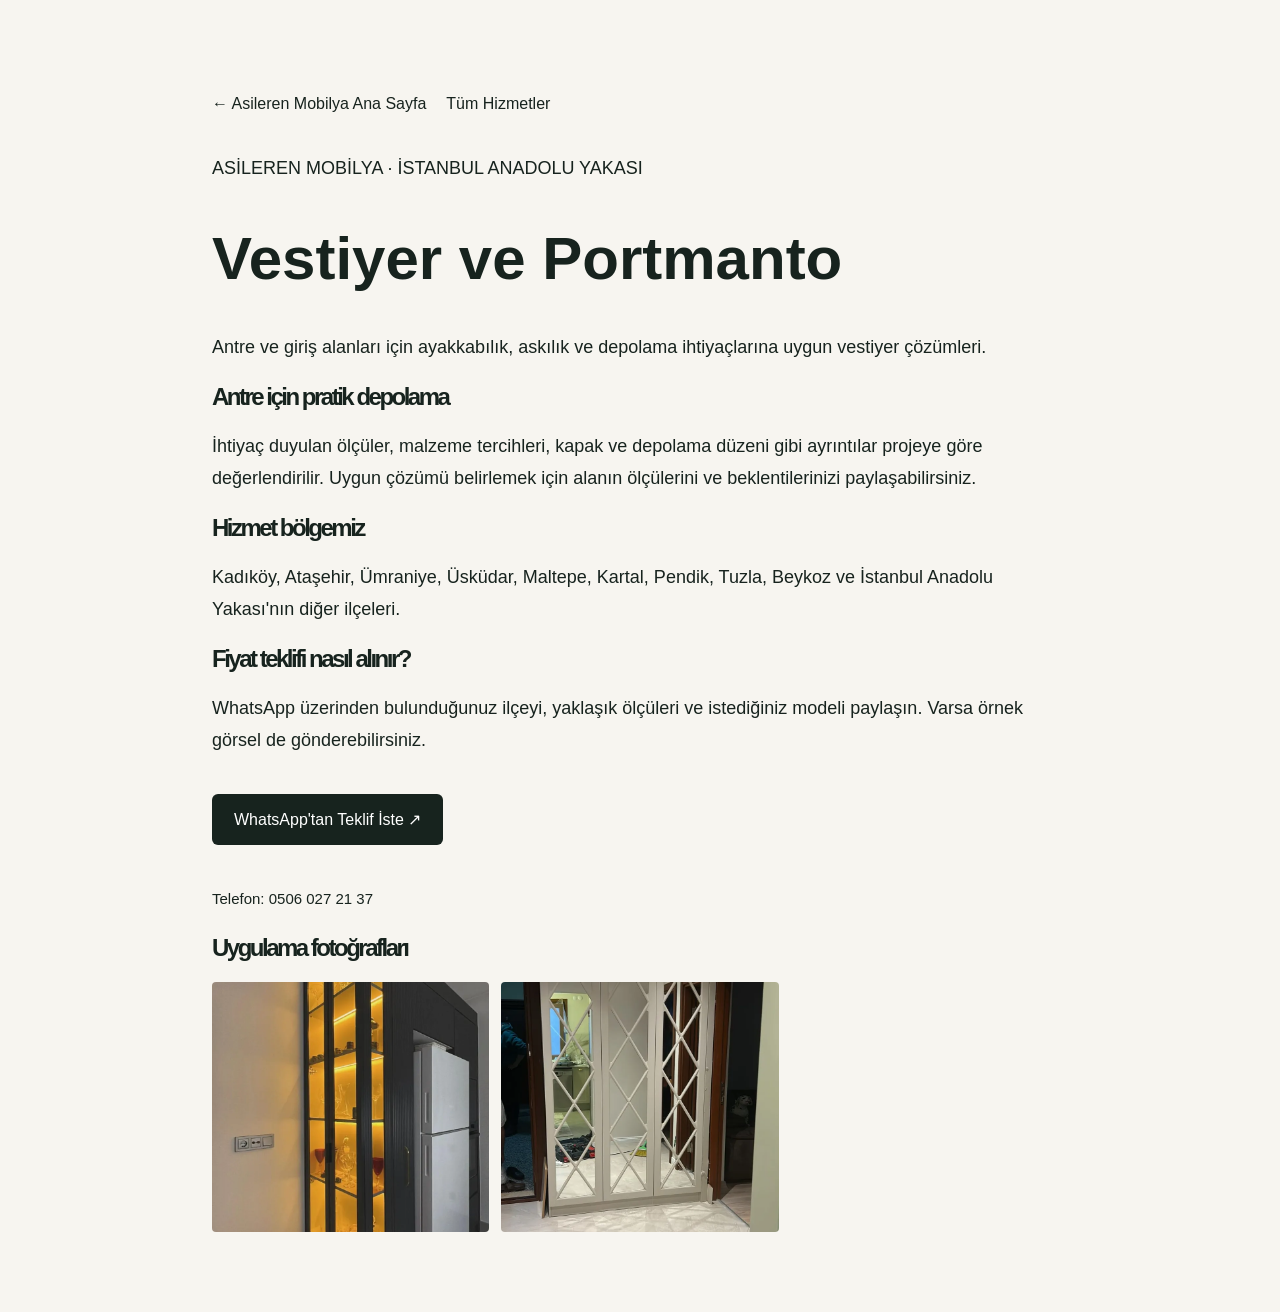
<file: vestiyer.html>
<!DOCTYPE html>
<html lang="tr"><head><meta charset="utf-8"/><meta content="width=device-width,initial-scale=1" name="viewport"/><title>Özel Ölçü Vestiyer ve Portmanto | İstanbul Anadolu Yakası | Asileren Mobilya</title><meta content="Antre ve giriş alanları için ayakkabılık, askılık ve depolama ihtiyaçlarına uygun vestiyer çözümleri. İstanbul Anadolu Yakası genelinde bilgi ve fiyat teklifi için Asileren Mobilya ile iletişime geçin." name="description"/><link href="https://asileren437-blip.github.io/mobilya-atolyesi/vestiyer.html" rel="canonical"/><link href="style.css" rel="stylesheet"/><style>.detail{max-width:900px;margin:95px auto 80px;padding:0 22px}.detail h1{font-size:clamp(34px,5vw,60px);line-height:1.12}.detail p{font-size:18px;line-height:1.75}.detail a.action{display:inline-block;background:#17231e;color:white;padding:16px 22px;border-radius:6px;text-decoration:none;margin:20px 0}.detail ul{line-height:2}.detail header{margin-bottom:40px}.detail nav a{color:#17231e;margin-right:20px}</style><style>.detail-photo-grid{display:grid;grid-template-columns:repeat(3,1fr);gap:12px}.detail-photo-grid img{width:100%;height:250px;object-fit:cover;border-radius:4px}@media(max-width:650px){.detail-photo-grid{grid-template-columns:repeat(2,1fr)}.detail-photo-grid img{height:190px}}</style></head><body><main class="detail"><header><nav><a href="index.html">← Asileren Mobilya Ana Sayfa</a><a href="index.html#hizmetler">Tüm Hizmetler</a></nav></header><p>ASİLEREN MOBİLYA · İSTANBUL ANADOLU YAKASI</p><h1>Vestiyer ve Portmanto</h1><p>Antre ve giriş alanları için ayakkabılık, askılık ve depolama ihtiyaçlarına uygun vestiyer çözümleri.</p><h2>Antre için pratik depolama</h2><p>İhtiyaç duyulan ölçüler, malzeme tercihleri, kapak ve depolama düzeni gibi ayrıntılar projeye göre değerlendirilir. Uygun çözümü belirlemek için alanın ölçülerini ve beklentilerinizi paylaşabilirsiniz.</p><h2>Hizmet bölgemiz</h2><p>Kadıköy, Ataşehir, Ümraniye, Üsküdar, Maltepe, Kartal, Pendik, Tuzla, Beykoz ve İstanbul Anadolu Yakası'nın diğer ilçeleri.</p><h2>Fiyat teklifi nasıl alınır?</h2><p>WhatsApp üzerinden bulunduğunuz ilçeyi, yaklaşık ölçüleri ve istediğiniz modeli paylaşın. Varsa örnek görsel de gönderebilirsiniz.</p><a class="action" href="https://wa.me/905060272137?text=vestiyer%20i%C3%A7in%20fiyat%20teklifi%20almak%20istiyorum" rel="noopener">WhatsApp'tan Teklif İste ↗</a><p><small>Telefon: <a href="tel:+905060272137">0506 027 21 37</a></small></p><section class="detail-photos"><h2>Uygulama fotoğrafları</h2><div class="detail-photo-grid"><img alt="Asileren Mobilya - Aydınlatmalı giriş dolabı" loading="lazy" src="assets/proje-07.webp"/><img alt="Asileren Mobilya - Cam detaylı giriş dolabı" loading="lazy" src="assets/proje-14.webp"/></div></section></main></body></html>
</file>
<file: style.css>
*{box-sizing:border-box}html{scroll-behavior:smooth}body{margin:0;background:#f7f5f0;color:#17231e;font-family:"DM Sans",sans-serif}a{color:inherit;text-decoration:none}button,input,select,textarea{font:inherit}button{cursor:pointer}img{display:block;width:100%;height:100%;object-fit:cover}.wrap{width:min(1180px,calc(100% - 48px));margin:auto}.header{height:88px;position:relative;z-index:20;background:#f7f5f0}.nav{height:100%;display:flex;align-items:center;justify-content:space-between;gap:24px}.brand{display:flex;align-items:center;gap:12px}.brand-mark{font:800 37px Manrope,sans-serif;letter-spacing:-5px}.brand-dot{color:#b68c5a}.brand-words{display:flex;flex-direction:column;gap:3px}.brand-words b{font:800 13px Manrope;letter-spacing:1.2px}.brand-words small{font-size:8px;letter-spacing:1.8px;color:#79827c}.desktop-nav{display:flex;gap:30px;font-size:13px;font-weight:600}.desktop-nav a:hover,.under-link:hover{color:#a37a4d}.nav-cta{padding:14px 19px;background:#17231e;color:white;font-size:12px;font-weight:700}.nav-cta span,.btn span{margin-left:20px}.menu-toggle,.mobile-nav{display:none}.hero{height:min(760px,calc(100svh - 88px));min-height:560px;position:relative;color:white}.hero-bg{position:absolute;inset:0;background:url("https://images.unsplash.com/photo-1600607687920-4e2a09cf159d?auto=format&fit=crop&w=2000&q=90") center/cover}.hero-shade{position:absolute;inset:0;background:linear-gradient(90deg,rgba(10,21,16,.83),rgba(10,21,16,.30) 70%),linear-gradient(0deg,rgba(10,21,16,.4),transparent 35%)}.hero-inner{position:relative;padding-top:145px}.eyebrow{font-size:11px;font-weight:800;letter-spacing:2px;display:flex;align-items:center;gap:12px;color:#8e795f}.eyebrow.light{color:#e3d5c0}.line{width:27px;height:1px;background:currentColor}.hero h1,h2{font-family:Manrope,sans-serif;letter-spacing:-2.5px;font-weight:600}.hero h1{font-size:clamp(60px,8vw,112px);line-height:1.06;margin:24px 0}.hero h1 em,h2 em{font-style:normal;font-weight:400;color:#b9976c}.hero p{max-width:490px;color:#e6e7e1;line-height:1.8;font-size:16px}.hero-actions{display:flex;align-items:center;gap:32px;margin-top:34px}.btn{border:0;padding:18px 22px;font-size:12px;font-weight:800;display:inline-flex;justify-content:space-between;align-items:center;gap:18px}.btn-light{background:#f7f5f0;color:#17231e}.text-link{font-size:13px;border-bottom:1px solid #bdbeb5;padding-bottom:8px}.text-link span{margin-left:16px}.hero-bottom{position:absolute;bottom:30px;left:50%;transform:translateX(-50%);display:flex;justify-content:space-between;font-size:10px;letter-spacing:1.7px;color:#ddd}.intro{padding:120px 0}.intro-grid{display:grid;grid-template-columns:1.3fr 1fr;gap:90px;align-items:end}.intro h2,.section-heading h2,.about h2,.cta-section h2{font-size:clamp(39px,4.7vw,64px);line-height:1.17;margin:25px 0 0}.intro-grid p,.section-heading p,.about-copy p{color:#68726b;font-size:16px;line-height:1.9}.under-link{display:inline-block;font-size:13px;font-weight:800;border-bottom:1px solid;padding:0 0 10px;margin-top:16px}.under-link span{margin-left:30px}.section-pad{padding:110px 0}.services{background:#eae9e2}.section-heading{display:flex;justify-content:space-between;align-items:end;gap:45px;margin-bottom:45px}.section-heading p{max-width:310px}.service-grid{display:grid;grid-template-columns:repeat(3,1fr);gap:20px}.service-card{background:#f7f5f0;min-height:440px}.service-card img{height:275px}.service-card>div:not(.plain-content){padding:25px}.service-card span,.project-info span,.plain-content span{font-size:10px;letter-spacing:1.6px;color:#9d7c54;font-weight:800}.service-card h3{font:700 23px Manrope;margin:12px 0}.service-card p{font-size:13px;line-height:1.7;color:#6d756d;margin:0}.service-plain{background:#25352d;color:white}.plain-content{height:100%;padding:32px;display:flex;flex-direction:column}.plain-content h3{font-size:33px;line-height:1.3;margin-top:65px}.plain-content p{color:#d1d9d1}.circle-arrow{margin-top:auto;align-self:flex-end;border:1px solid #8b9c8d;width:50px;height:50px;display:grid;place-items:center;border-radius:50%;font-size:25px}.portfolio{background:#f7f5f0}.filters{display:flex;gap:9px;flex-wrap:wrap;margin-bottom:26px}.filter{border:1px solid #d6d9d1;background:transparent;color:#526056;padding:11px 20px;font-size:12px}.filter.active,.filter:hover{background:#17231e;color:white}.project-grid{display:grid;grid-template-columns:repeat(2,1fr);gap:24px}.project{position:relative;height:370px;overflow:hidden}.project img{transition:transform .5s}.project:hover img{transform:scale(1.05)}.project:after{content:"";position:absolute;inset:0;background:linear-gradient(0deg,rgba(0,0,0,.65),transparent 55%)}.project-info{position:absolute;z-index:1;bottom:28px;left:28px;color:white}.project-info span{color:#f0d0a6}.project-info h3{font:700 23px Manrope;margin:9px 0 0}.project.hidden{display:none}.portfolio-note{font-size:12px;color:#7b827a;margin-top:20px}.about{display:grid;grid-template-columns:1fr 1fr;background:#eae9e2}.about-image{min-height:650px}.about-copy{padding:clamp(45px,7vw,110px);display:flex;flex-direction:column;align-items:flex-start;justify-content:center}.about-points{display:flex;flex-direction:column;gap:16px;margin:16px 0 30px;font-size:14px;font-weight:700}.cta-section{padding:110px 0;background:#22342b;color:white}.cta-grid{display:grid;grid-template-columns:1fr 1fr;gap:110px}.cta-section h2{margin:28px 0}.cta-section p{color:#c5d1c7;line-height:1.8}.quote-form{background:#f7f5f0;padding:35px;color:#17231e;display:flex;flex-direction:column;gap:16px}.quote-form label{display:flex;flex-direction:column;gap:8px;font-size:12px;font-weight:800}.quote-form input,.quote-form select,.quote-form textarea{width:100%;padding:13px;border:1px solid #d9dcd4;border-radius:0;background:white;color:#17231e;outline-color:#9c7c53;font-size:13px}.btn-dark{background:#17231e;color:white;width:100%}.quote-form small{font-size:11px;line-height:1.6;color:#6b746c}footer{background:#13221a;color:#e6ebe4;padding:75px 0 25px}.footer-grid{display:grid;grid-template-columns:2fr 1fr 1fr;gap:40px}.footer-brand{font:800 23px Manrope;letter-spacing:1px}.footer-grid p{color:#9daaa0;line-height:1.8;font-size:13px}.footer-grid>div:not(:first-child){display:flex;flex-direction:column;gap:15px}.footer-grid h4{font-size:11px;letter-spacing:1.5px;color:#b69b76}.footer-grid a,.footer-grid span{font-size:13px}.footer-bottom{border-top:1px solid #34463b;margin-top:70px;padding-top:25px;display:flex;justify-content:space-between;color:#9daaa0;font-size:11px}.floating-wa{position:fixed;right:25px;bottom:25px;z-index:30;display:flex;align-items:center;gap:9px;background:#25d366;color:white;border-radius:50px;padding:12px 18px;font-size:13px;font-weight:800;box-shadow:0 8px 25px #0003}.floating-wa svg{width:24px;height:24px}@media(max-width:900px){.desktop-nav,.nav-cta{display:none}.menu-toggle{display:block;border:0;background:none;font-size:27px}.mobile-nav.open{display:flex;position:absolute;top:88px;left:0;right:0;background:#f7f5f0;flex-direction:column;padding:20px 24px;gap:20px;box-shadow:0 10px 20px #0001}.hero-inner{padding-top:110px}.service-grid{grid-template-columns:repeat(2,1fr)}.intro-grid,.cta-grid{gap:40px}.about-copy{padding:45px}}@media(max-width:620px){.wrap{width:calc(100% - 36px)}.header{height:74px}.mobile-nav.open{top:74px}.brand-words b{font-size:11px}.brand-words small{font-size:7px}.hero{min-height:600px;height:calc(100svh - 74px)}.hero-inner{padding-top:115px}.hero h1{font-size:57px;letter-spacing:-2px}.hero p{font-size:14px}.hero-actions{flex-direction:column;align-items:flex-start;gap:22px}.hero-bottom{font-size:8px}.intro{padding:75px 0}.intro-grid,.cta-grid,.about{grid-template-columns:1fr}.intro h2,.section-heading h2,.about h2,.cta-section h2{font-size:41px;letter-spacing:-1.5px}.section-pad{padding:75px 0}.section-heading{display:block}.section-heading p{max-width:100%}.service-grid,.project-grid{grid-template-columns:1fr}.service-card{min-height:unset}.service-card img{height:260px}.service-plain{min-height:340px}.plain-content h3{margin-top:35px}.project{height:290px}.about-image{min-height:350px}.about-copy{padding:65px 24px}.cta-section{padding:75px 0}.quote-form{padding:24px}.footer-grid{grid-template-columns:1fr 1fr}.footer-grid>div:first-child{grid-column:1/-1}.footer-bottom{gap:20px}.floating-wa{right:15px;bottom:15px}.floating-wa span{display:none}.floating-wa{padding:14px}}
/* Gerçek projeler */
.hero-bg{background-image:url("assets/proje-15.webp");background-position:center 52%}.project-grid{grid-template-columns:repeat(3,minmax(0,1fr));gap:18px}.project{height:335px}.project img{object-fit:cover}.project-info h3{font-size:17px}.video-grid{display:grid;grid-template-columns:repeat(3,minmax(0,1fr));gap:20px}.video-grid video{width:100%;aspect-ratio:9/16;max-height:420px;object-fit:cover;background:#17231e;border-radius:3px}.video-grid h3{font-size:16px}.video-section{background:#eae9e2}.project img{cursor:zoom-in}.photo-modal{border:0;background:#111;padding:15px;max-width:94vw;max-height:94vh}.photo-modal::backdrop{background:#000c}.photo-modal img{max-width:90vw;max-height:83vh;width:auto;height:auto;object-fit:contain}.photo-modal button{position:absolute;right:6px;top:6px;border:0;background:#fff;padding:7px 12px;font-size:22px}@media(max-width:900px){.project-grid{grid-template-columns:repeat(2,1fr)}}@media(max-width:620px){.project-grid,.video-grid{grid-template-columns:1fr}.project{height:340px}.hero-bg{background-position:55% center}.video-grid video{max-height:480px}}
</file>
